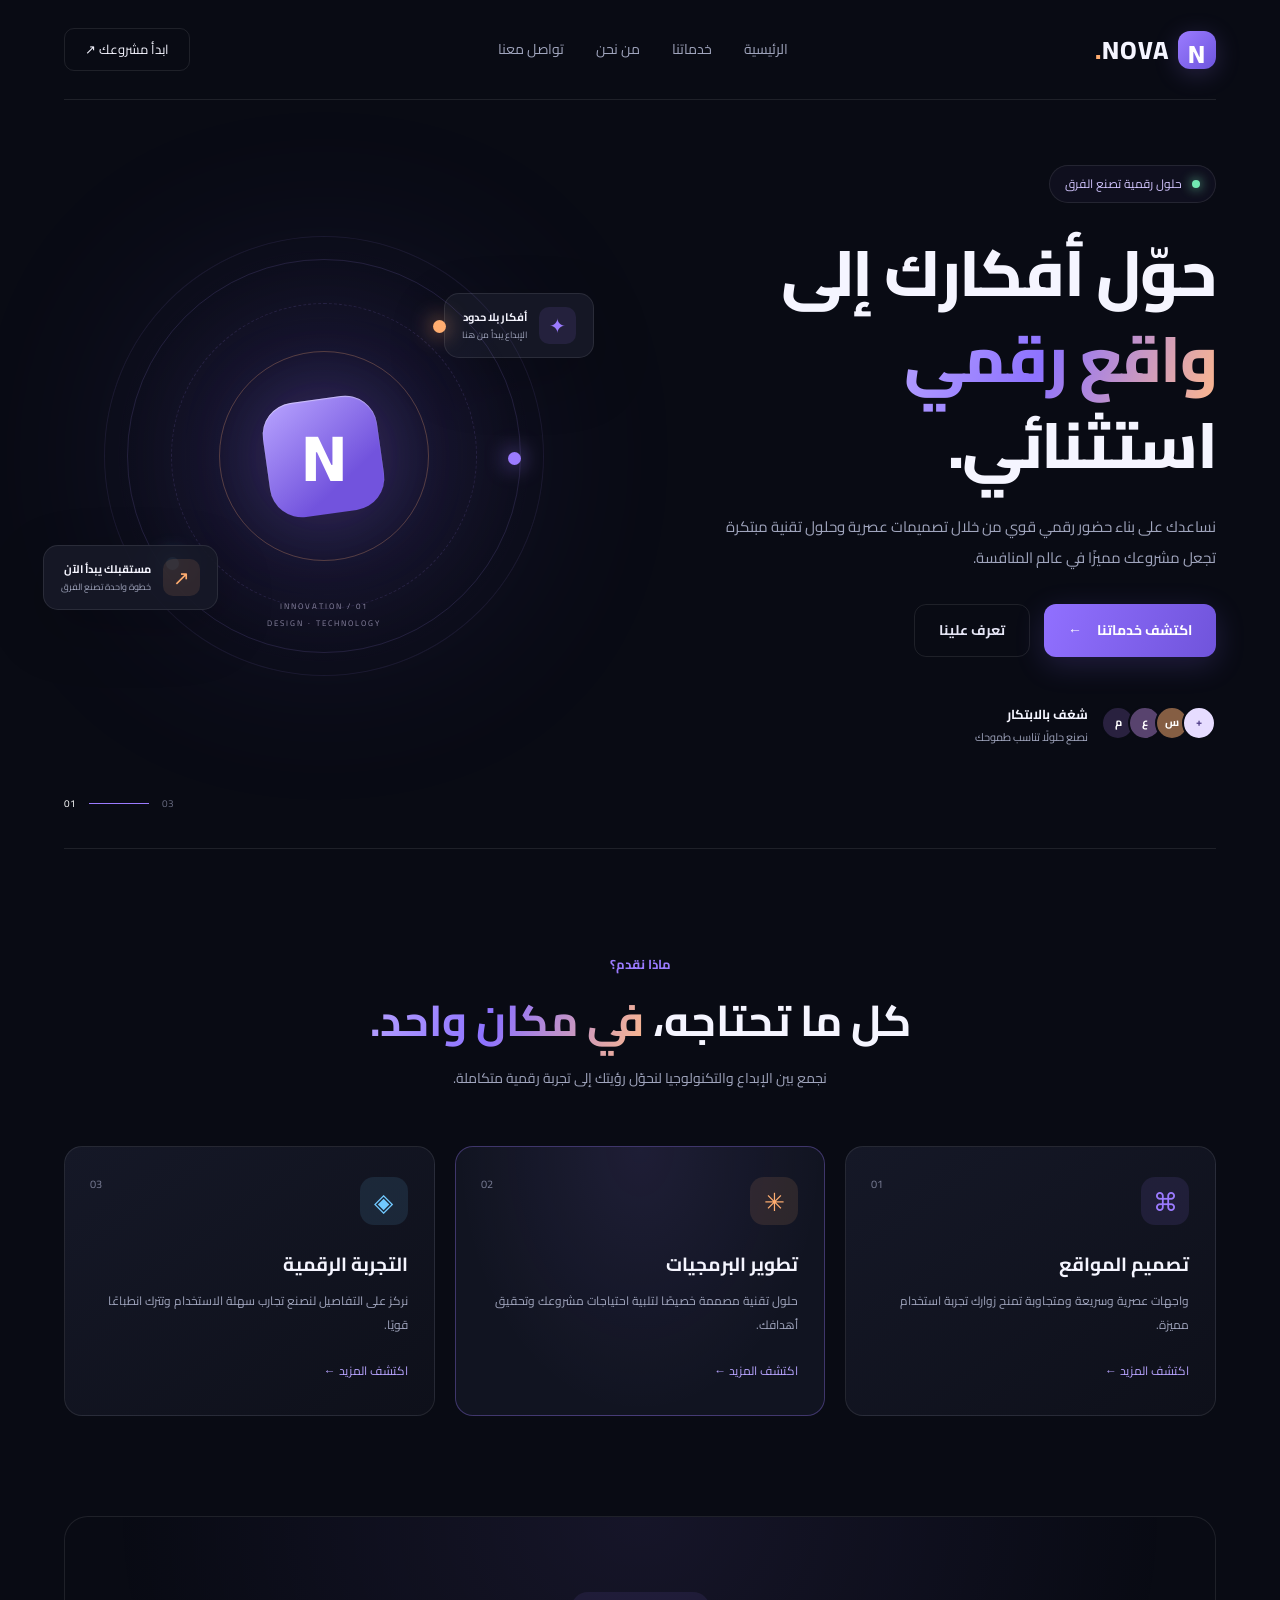
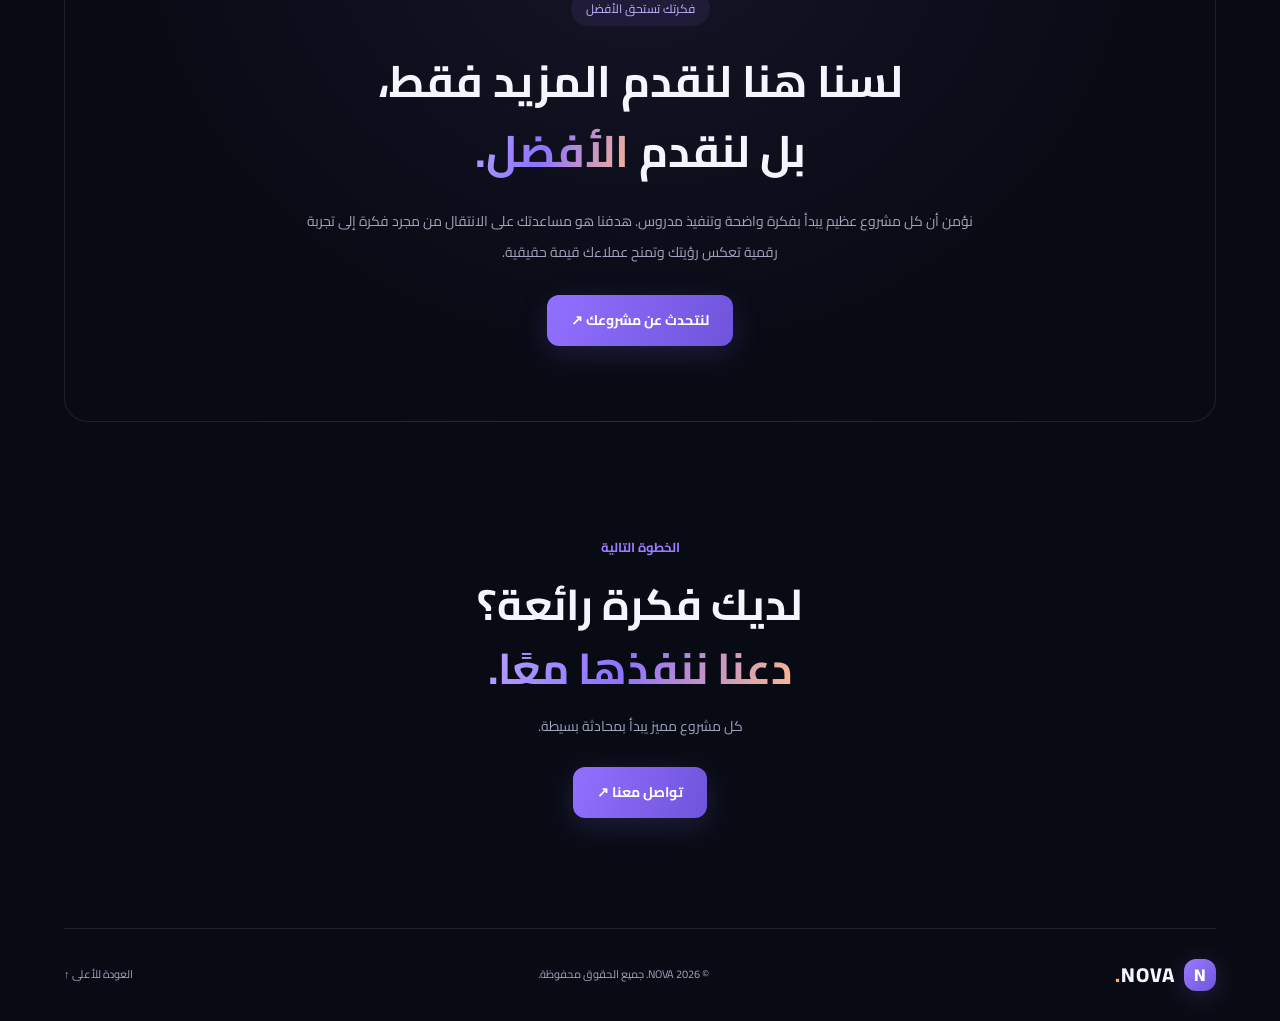
<file: index.html>
<!DOCTYPE html>
<html lang="ar" dir="rtl">
<head>
    <meta charset="UTF-8">
    <meta name="viewport" content="width=device-width, initial-scale=1.0">
    <meta name="description" content="اكتشف حلولنا الرقمية المبتكرة لبناء مستقبل أفضل لأعمالك.">
    <title>NOVA | حلول رقمية مبتكرة</title>

    <link rel="preconnect" href="https://fonts.googleapis.com">
    <link rel="preconnect" href="https://fonts.gstatic.com" crossorigin>
    <link href="https://fonts.googleapis.com/css2?family=Cairo:wght@400;500;600;700;800&display=swap" rel="stylesheet">

    <link rel="stylesheet" href="style.css">
</head>
<body>

    <header class="navbar">
        <a href="#" class="logo">
            <span class="logo-icon">N</span>
            NOVA<span class="logo-dot">.</span>
        </a>

        <nav class="nav-links">
            <a href="#home">الرئيسية</a>
            <a href="test-services.html">خدماتنا</a>
            <a href="#about">من نحن</a>
            <a href="test-contact.html">تواصل معنا</a>
        </nav>

        <a href="test-contact.html" class="nav-button">ابدأ مشروعك ↗</a>
    </header>

    <main>
        <section class="hero" id="home">
            <div class="hero-content">
                <div class="eyebrow">
                    <span class="status-dot"></span>
                    حلول رقمية تصنع الفرق
                </div>

                <h1>
                    حوّل أفكارك إلى
                    <span class="gradient-text">واقع رقمي</span>
                    استثنائي.
                </h1>

                <p class="hero-description">
                    نساعدك على بناء حضور رقمي قوي من خلال تصميمات
                    عصرية وحلول تقنية مبتكرة تجعل مشروعك مميزًا
                    في عالم المنافسة.
                </p>

                <div class="hero-actions">
                    <a href="test-services.html" class="button-primary">
                        اكتشف خدماتنا <span>←</span>
                    </a>
                    <a href="#about" class="button-secondary">
                        تعرف علينا
                    </a>
                </div>

                <div class="social-proof">
                    <div class="avatar-stack">
                        <span>م</span>
                        <span>ع</span>
                        <span>س</span>
                        <span>+</span>
                    </div>
                    <div>
                        <strong>شغف بالابتكار</strong>
                        <p>نصنع حلولًا تناسب طموحك</p>
                    </div>
                </div>
            </div>

            <div class="hero-visual">
                <div class="glow"></div>

                <div class="floating-card card-top">
                    <span class="mini-icon purple">✦</span>
                    <div>
                        <strong>أفكار بلا حدود</strong>
                        <small>الإبداع يبدأ من هنا</small>
                    </div>
                </div>

                <div class="main-graphic">
                    <div class="graphic-ring ring-one"></div>
                    <div class="graphic-ring ring-two"></div>
                    <div class="graphic-ring ring-three"></div>

                    <div class="center-orb">
                        <span>N</span>
                    </div>

                    <span class="orbit-dot dot-one"></span>
                    <span class="orbit-dot dot-two"></span>
                    <span class="orbit-dot dot-three"></span>

                    <div class="graphic-caption">
                        <span>01 / INNOVATION</span>
                        <span>DESIGN · TECHNOLOGY</span>
                    </div>
                </div>

                <div class="floating-card card-bottom">
                    <span class="mini-icon orange">↗</span>
                    <div>
                        <strong>مستقبلك يبدأ الآن</strong>
                        <small>خطوة واحدة تصنع الفرق</small>
                    </div>
                </div>
            </div>

            <div class="hero-index">
                <span>01</span>
                <span class="index-line"></span>
                <span>03</span>
            </div>
        </section>

        <section class="services section" id="services">
            <div class="section-heading">
                <span class="section-label">ماذا نقدم؟</span>
                <h2>كل ما تحتاجه، <span class="gradient-text">في مكان واحد.</span></h2>
                <p>نجمع بين الإبداع والتكنولوجيا لنحوّل رؤيتك إلى تجربة رقمية متكاملة.</p>
            </div>

            <div class="services-grid">
                <article class="service-card">
                    <div class="service-icon purple">⌘</div>
                    <span class="card-number">01</span>
                    <h3>تصميم المواقع</h3>
                    <p>واجهات عصرية وسريعة ومتجاوبة تمنح زوارك تجربة استخدام مميزة.</p>
                    <a href="test-contact.html">اكتشف المزيد ←</a>
                </article>

                <article class="service-card featured">
                    <div class="service-icon orange">✳</div>
                    <span class="card-number">02</span>
                    <h3>تطوير البرمجيات</h3>
                    <p>حلول تقنية مصممة خصيصًا لتلبية احتياجات مشروعك وتحقيق أهدافك.</p>
                    <a href="test-contact.html">اكتشف المزيد ←</a>
                </article>

                <article class="service-card">
                    <div class="service-icon blue">◈</div>
                    <span class="card-number">03</span>
                    <h3>التجربة الرقمية</h3>
                    <p>نركز على التفاصيل لنصنع تجارب سهلة الاستخدام وتترك انطباعًا قويًا.</p>
                    <a href="test-contact.html">اكتشف المزيد ←</a>
                </article>
            </div>
        </section>

        <section class="about section" id="about">
            <div class="about-badge">فكرتك تستحق الأفضل</div>
            <h2>لسنا هنا لنقدم المزيد فقط،<br>بل لنقدم <span class="gradient-text">الأفضل.</span></h2>
            <p>
                نؤمن أن كل مشروع عظيم يبدأ بفكرة واضحة وتنفيذ مدروس.
                هدفنا هو مساعدتك على الانتقال من مجرد فكرة إلى تجربة رقمية
                تعكس رؤيتك وتمنح عملاءك قيمة حقيقية.
            </p>
            <a href="test-contact.html" class="button-primary">لنتحدث عن مشروعك ↗</a>
        </section>

        <section class="contact section" id="contact">
            <span class="section-label">الخطوة التالية</span>
            <h2>لديك فكرة رائعة؟<br><span class="gradient-text">دعنا ننفذها معًا.</span></h2>
            <p>كل مشروع مميز يبدأ بمحادثة بسيطة.</p>
            <a href="test-contact.html" class="button-primary">
                تواصل معنا ↗
            </a>
        </section>
    </main>

    <footer class="footer">
        <a href="#home" class="logo">
            <span class="logo-icon">N</span>
            NOVA<span class="logo-dot">.</span>
        </a>
        <p>© 2026 NOVA. جميع الحقوق محفوظة.</p>
        <a href="#home" class="back-top">العودة للأعلى ↑</a>
    </footer>

</body>
</html>
</file>
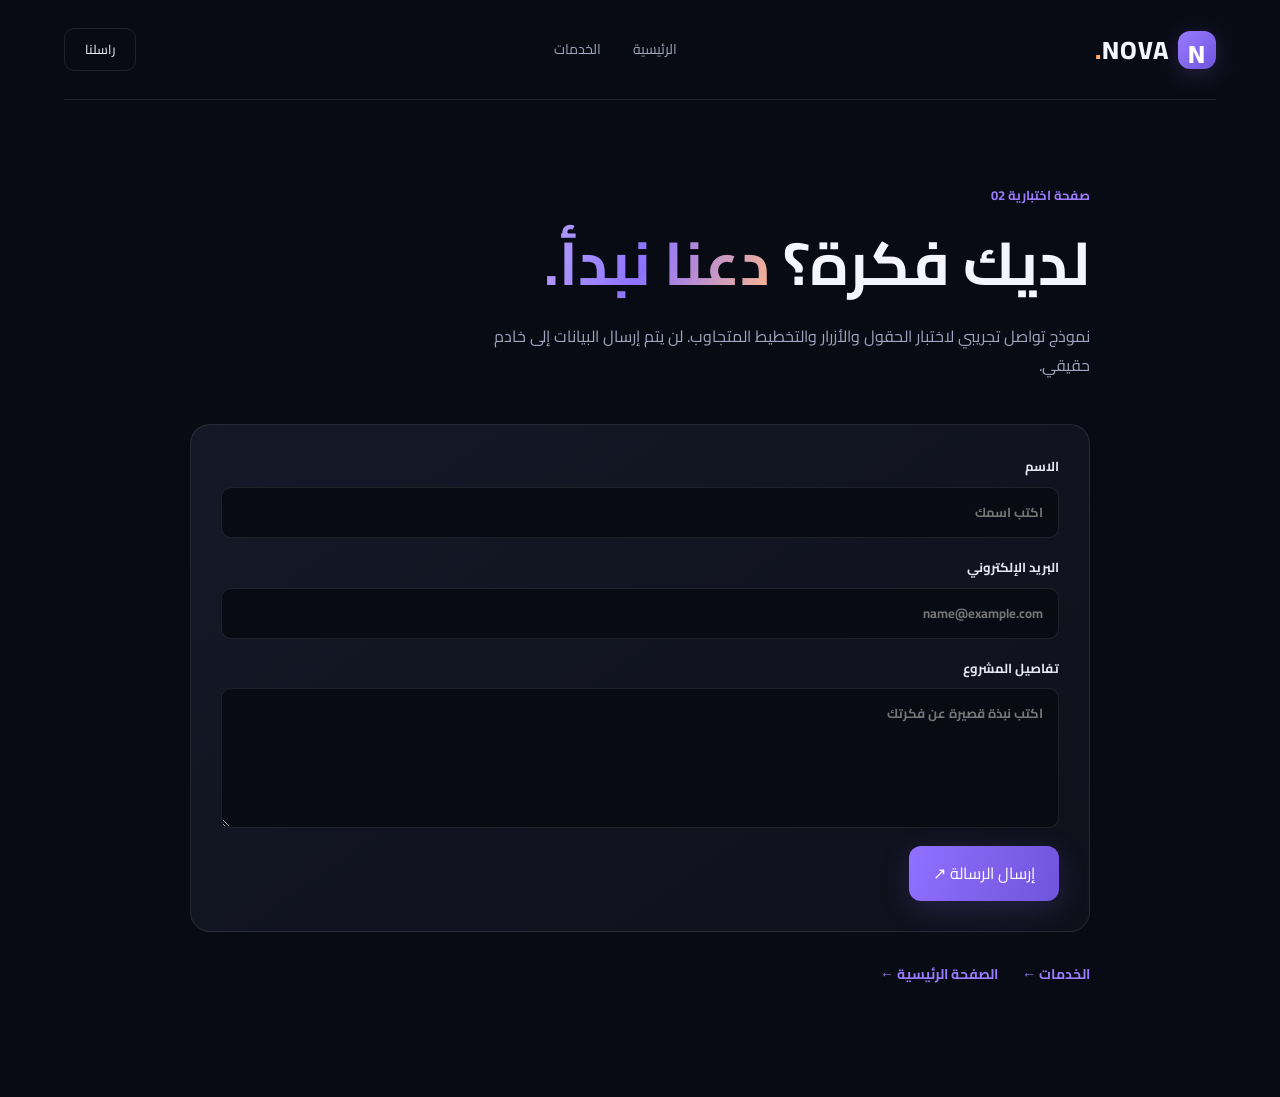
<file: test-contact.html>
<!DOCTYPE html>
<html lang="ar" dir="rtl">
<head>
    <meta charset="UTF-8">
    <meta name="viewport" content="width=device-width, initial-scale=1.0">
    <meta name="description" content="صفحة تجريبية للتواصل مع فريق NOVA.">
    <title>NOVA | اختبار التواصل</title>
    <link rel="preconnect" href="https://fonts.googleapis.com">
    <link rel="preconnect" href="https://fonts.gstatic.com" crossorigin>
    <link href="https://fonts.googleapis.com/css2?family=Cairo:wght@400;500;600;700;800&display=swap" rel="stylesheet">
    <link rel="stylesheet" href="style.css">
    <style>
        .contact-test {
            width: min(900px, 90%);
            margin: auto;
            padding: 80px 0 110px;
        }

        .contact-test h1 {
            margin-top: 14px;
            font-size: clamp(36px, 6vw, 60px);
            line-height: 1.35;
        }

        .contact-test-intro {
            max-width: 610px;
            margin-top: 18px;
            color: var(--muted);
        }

        .contact-form {
            display: grid;
            gap: 18px;
            margin-top: 45px;
            padding: 30px;
            border: 1px solid var(--border);
            border-radius: 20px;
            background: linear-gradient(145deg, #151827, #0e101a);
        }

        .contact-form label {
            display: grid;
            gap: 8px;
            color: #e5e5f5;
            font-size: 13px;
            font-weight: 700;
        }

        .contact-form input,
        .contact-form textarea {
            width: 100%;
            border: 1px solid var(--border);
            border-radius: 10px;
            padding: 13px 15px;
            background: #090b14;
            color: var(--text);
            font: inherit;
            outline: none;
        }

        .contact-form input:focus,
        .contact-form textarea:focus {
            border-color: var(--purple);
        }

        .contact-form textarea {
            min-height: 140px;
            resize: vertical;
        }

        .contact-form button {
            width: fit-content;
            border: 0;
            cursor: pointer;
            font: inherit;
        }

        .contact-test-links {
            display: flex;
            flex-wrap: wrap;
            gap: 24px;
            margin-top: 30px;
            color: var(--purple);
            font-size: 14px;
            font-weight: 700;
        }
    </style>
</head>
<body>
    <header class="navbar">
        <a href="index.html" class="logo">
            <span class="logo-icon">N</span>
            NOVA<span class="logo-dot">.</span>
        </a>
        <nav class="nav-links">
            <a href="index.html">الرئيسية</a>
            <a href="test-services.html">الخدمات</a>
        </nav>
        <a href="#contact-form" class="nav-button">راسلنا</a>
    </header>

    <main class="contact-test">
        <span class="section-label">صفحة اختبارية 02</span>
        <h1>لديك فكرة؟ <span class="gradient-text">دعنا نبدأ.</span></h1>
        <p class="contact-test-intro">
            نموذج تواصل تجريبي لاختبار الحقول والأزرار والتخطيط المتجاوب.
            لن يتم إرسال البيانات إلى خادم حقيقي.
        </p>

        <form class="contact-form" id="contact-form">
            <label>
                الاسم
                <input type="text" name="name" placeholder="اكتب اسمك" required>
            </label>

            <label>
                البريد الإلكتروني
                <input type="email" name="email" placeholder="name@example.com" required>
            </label>

            <label>
                تفاصيل المشروع
                <textarea name="message" placeholder="اكتب نبذة قصيرة عن فكرتك" required></textarea>
            </label>

            <button type="submit" class="button-primary">إرسال الرسالة ↗</button>
        </form>

        <div class="contact-test-links">
            <a href="test-services.html">الخدمات ←</a>
            <a href="index.html">الصفحة الرئيسية ←</a>
        </div>
    </main>
</body>
</html>
</file>
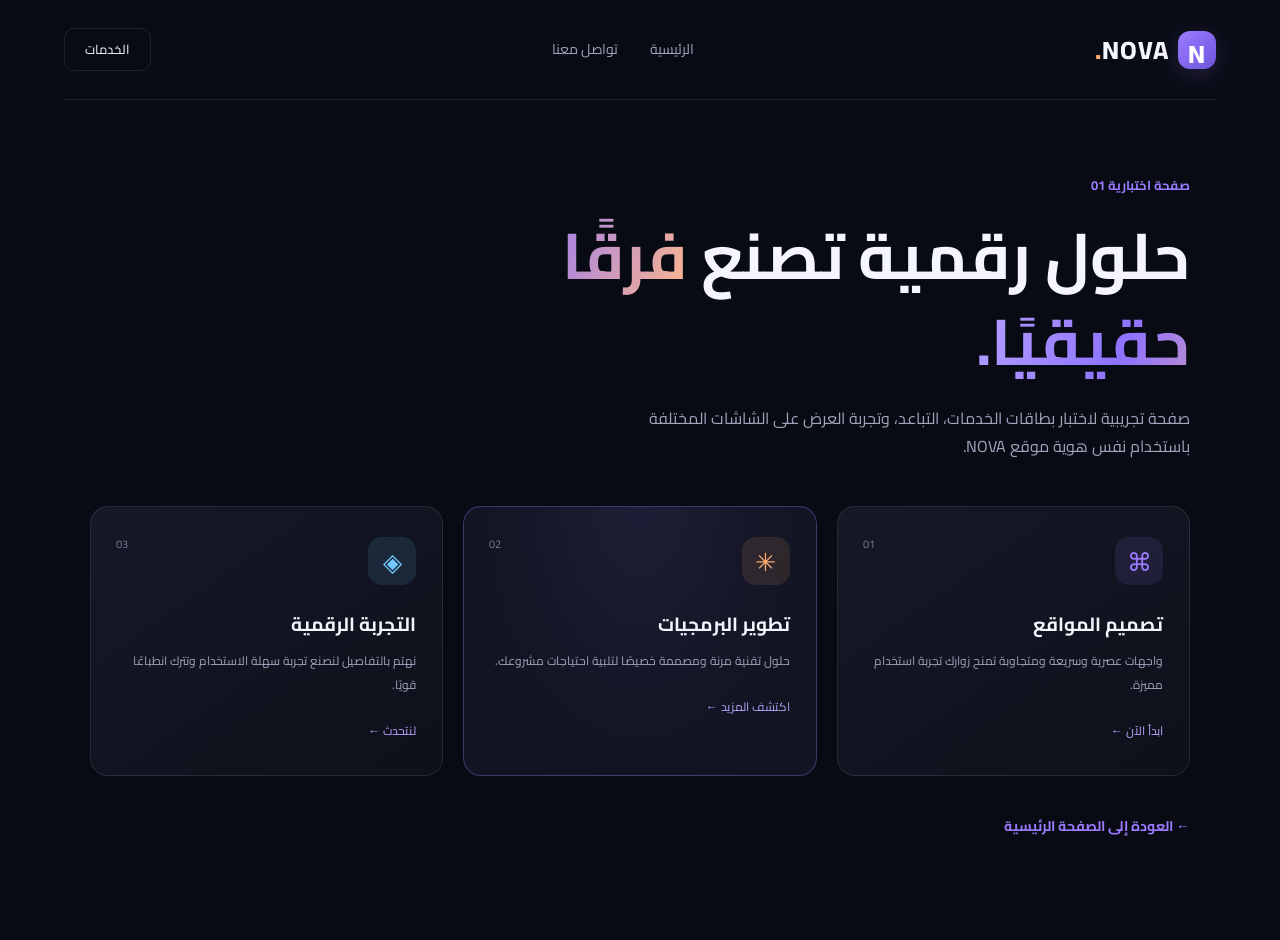
<file: test-services.html>
<!DOCTYPE html>
<html lang="ar" dir="rtl">
<head>
    <meta charset="UTF-8">
    <meta name="viewport" content="width=device-width, initial-scale=1.0">
    <meta name="description" content="صفحة تجريبية لخدمات NOVA الرقمية.">
    <title>NOVA | اختبار الخدمات</title>
    <link rel="preconnect" href="https://fonts.googleapis.com">
    <link rel="preconnect" href="https://fonts.gstatic.com" crossorigin>
    <link href="https://fonts.googleapis.com/css2?family=Cairo:wght@400;500;600;700;800&display=swap" rel="stylesheet">
    <link rel="stylesheet" href="style.css">
    <style>
        .test-page {
            width: min(1100px, 90%);
            margin: auto;
            padding: 70px 0 100px;
        }

        .test-page-header {
            max-width: 700px;
            margin-bottom: 45px;
        }

        .test-page-header h1 {
            margin-top: 14px;
            font-size: clamp(36px, 6vw, 64px);
            line-height: 1.35;
        }

        .test-page-header p {
            max-width: 600px;
            margin-top: 18px;
            color: var(--muted);
        }

        .test-page .services-grid {
            grid-template-columns: repeat(3, minmax(0, 1fr));
        }

        .test-link {
            display: inline-flex;
            margin-top: 38px;
            color: var(--purple);
            font-size: 14px;
            font-weight: 700;
        }

        @media (max-width: 760px) {
            .test-page .services-grid {
                grid-template-columns: 1fr;
            }
        }
    </style>
</head>
<body>
    <header class="navbar">
        <a href="index.html" class="logo">
            <span class="logo-icon">N</span>
            NOVA<span class="logo-dot">.</span>
        </a>
        <nav class="nav-links">
            <a href="index.html">الرئيسية</a>
            <a href="test-contact.html">تواصل معنا</a>
        </nav>
        <a href="#services" class="nav-button">الخدمات</a>
    </header>

    <main class="test-page">
        <header class="test-page-header">
            <span class="section-label">صفحة اختبارية 01</span>
            <h1>حلول رقمية تصنع <span class="gradient-text">فرقًا حقيقيًا.</span></h1>
            <p>
                صفحة تجريبية لاختبار بطاقات الخدمات، التباعد، وتجربة العرض
                على الشاشات المختلفة باستخدام نفس هوية موقع NOVA.
            </p>
        </header>

        <section id="services" class="services-grid" aria-label="خدماتنا">
            <article class="service-card">
                <div class="service-icon purple">⌘</div>
                <span class="card-number">01</span>
                <h3>تصميم المواقع</h3>
                <p>واجهات عصرية وسريعة ومتجاوبة تمنح زوارك تجربة استخدام مميزة.</p>
                <a href="test-contact.html">ابدأ الآن ←</a>
            </article>

            <article class="service-card featured">
                <div class="service-icon orange">✳</div>
                <span class="card-number">02</span>
                <h3>تطوير البرمجيات</h3>
                <p>حلول تقنية مرنة ومصممة خصيصًا لتلبية احتياجات مشروعك.</p>
                <a href="test-contact.html">اكتشف المزيد ←</a>
            </article>

            <article class="service-card">
                <div class="service-icon blue">◈</div>
                <span class="card-number">03</span>
                <h3>التجربة الرقمية</h3>
                <p>نهتم بالتفاصيل لنصنع تجربة سهلة الاستخدام وتترك انطباعًا قويًا.</p>
                <a href="test-contact.html">لنتحدث ←</a>
            </article>
        </section>

        <a class="test-link" href="index.html">← العودة إلى الصفحة الرئيسية</a>
    </main>
</body>
</html>
</file>
<file: style.css>
/* ===== Global ===== */
:root {
    --bg: #090b14;
    --surface: #111421;
    --surface-light: #171b2d;
    --text: #f5f5ff;
    --muted: #a0a5bd;
    --purple: #9b7bff;
    --orange: #ffad70;
    --blue: #71c9ff;
    --border: rgba(255, 255, 255, 0.09);
}

* {
    margin: 0;
    padding: 0;
    box-sizing: border-box;
}

html {
    scroll-behavior: smooth;
    scroll-padding-top: 90px;
}

body {
    background: var(--bg);
    color: var(--text);
    font-family: "Cairo", sans-serif;
    line-height: 1.8;
    overflow-x: hidden;
}

a {
    color: inherit;
    text-decoration: none;
}

button, a {
    -webkit-tap-highlight-color: transparent;
}

::selection {
    background: var(--purple);
    color: white;
}

/* ===== Navigation ===== */
.navbar {
    width: min(1200px, 90%);
    margin: auto;
    height: 100px;
    display: flex;
    align-items: center;
    justify-content: space-between;
    gap: 24px;
    border-bottom: 1px solid var(--border);
}

.logo {
    display: inline-flex;
    align-items: center;
    gap: 9px;
    font-size: 25px;
    font-weight: 800;
    letter-spacing: 1px;
}

.logo-icon {
    display: grid;
    place-items: center;
    width: 38px;
    height: 38px;
    border-radius: 12px;
    background: linear-gradient(135deg, var(--purple), #6d55dd);
    box-shadow: 0 5px 25px #9b7bff35;
    color: white;
}

.logo-dot {
    color: var(--orange);
    margin-right: -9px;
}

.nav-links {
    display: flex;
    align-items: center;
    gap: 32px;
}

.nav-links a {
    color: var(--muted);
    font-size: 14px;
    transition: color 0.25s ease;
}

.nav-links a:hover {
    color: white;
}

.nav-button {
    border: 1px solid var(--border);
    padding: 9px 20px;
    border-radius: 10px;
    font-size: 13px;
    transition: 0.3s;
}

.nav-button:hover {
    background: white;
    color: var(--bg);
}

/* ===== Hero ===== */
.hero {
    position: relative;
    width: min(1200px, 90%);
    min-height: 690px;
    margin: auto;
    display: grid;
    grid-template-columns: 1fr 0.9fr;
    align-items: center;
    gap: 55px;
    padding: 65px 0 100px;
}

.hero-content {
    animation: slide-in 0.8s ease both;
}

.eyebrow {
    display: inline-flex;
    align-items: center;
    gap: 10px;
    padding: 7px 15px;
    border: 1px solid var(--border);
    border-radius: 50px;
    color: #d2c5ff;
    background: #9b7bff0b;
    font-size: 12px;
    margin-bottom: 27px;
}

.status-dot {
    width: 8px;
    height: 8px;
    background: #72e8b2;
    border-radius: 50%;
    box-shadow: 0 0 12px #72e8b2;
}

.hero h1 {
    font-size: clamp(40px, 5vw, 65px);
    line-height: 1.35;
    font-weight: 800;
    letter-spacing: -1.5px;
}

.gradient-text {
    background: linear-gradient(110deg, #b7a3ff, #8d72ff 45%, #ffb98a);
    -webkit-background-clip: text;
    background-clip: text;
    color: transparent;
}

.hero-description {
    max-width: 510px;
    color: var(--muted);
    font-size: 15px;
    line-height: 2.1;
    margin-top: 22px;
}

.hero-actions {
    display: flex;
    flex-wrap: wrap;
    gap: 14px;
    margin-top: 30px;
}

.button-primary,
.button-secondary {
    display: inline-flex;
    align-items: center;
    justify-content: center;
    gap: 15px;
    padding: 13px 24px;
    border-radius: 12px;
    font-size: 14px;
    font-weight: 700;
    transition: transform 0.25s, box-shadow 0.25s, background 0.25s;
}

.button-primary {
    color: #fff;
    background: linear-gradient(110deg, #9170ff, #7054db);
    box-shadow: 0 8px 30px #8c6dff30;
}

.button-primary:hover {
    transform: translateY(-3px);
    box-shadow: 0 12px 35px #8c6dff50;
}

.button-secondary {
    border: 1px solid var(--border);
    color: #e5e5f5;
}

.button-secondary:hover {
    background: var(--surface-light);
}

.social-proof {
    display: flex;
    align-items: center;
    gap: 15px;
    margin-top: 42px;
}

.avatar-stack {
    display: flex;
    direction: ltr;
    padding-left: 5px;
}

.avatar-stack span {
    display: grid;
    place-items: center;
    width: 34px;
    height: 34px;
    margin-left: -7px;
    border: 2px solid var(--bg);
    border-radius: 50%;
    background: #29213f;
    color: white;
    font-size: 11px;
    font-weight: 700;
}

.avatar-stack span:nth-child(2) {
    background: #58436e;
}

.avatar-stack span:nth-child(3) {
    background: #855e43;
}

.avatar-stack span:last-child {
    background: #e6dcff;
    color: #4b3885;
}

.social-proof strong {
    font-size: 13px;
}

.social-proof p {
    font-size: 11px;
    color: var(--muted);
}

/* ===== Hero Graphic ===== */
.hero-visual {
    position: relative;
    min-width: 0;
    display: grid;
    place-items: center;
    animation: fade-in 1.2s ease both;
}

.glow {
    position: absolute;
    width: 280px;
    height: 280px;
    background: #8c6dff;
    filter: blur(120px);
    opacity: 0.2;
    border-radius: 50%;
}

.main-graphic {
    position: relative;
    display: grid;
    place-items: center;
    width: min(100%, 440px);
    aspect-ratio: 1;
    border: 1px solid #a38cff19;
    border-radius: 50%;
    background: radial-gradient(circle, #8c6dff12, transparent 68%);
}

.graphic-ring {
    position: absolute;
    border: 1px solid #a38cff25;
    border-radius: 50%;
}

.ring-one {
    width: 90%;
    height: 90%;
}

.ring-two {
    width: 70%;
    height: 70%;
    border-style: dashed;
    animation: rotate 35s linear infinite;
}

.ring-three {
    width: 48%;
    height: 48%;
    border-color: #ffad7045;
}

.center-orb {
    display: grid;
    place-items: center;
    width: 115px;
    height: 115px;
    border-radius: 32px;
    transform: rotate(-8deg);
    background: linear-gradient(145deg, #b8a4ff, #7253dd 70%);
    box-shadow: 0 0 80px #8c6dff40, inset 0 1px 1px #ffffff75;
}

.center-orb span {
    font-size: 65px;
    font-weight: 800;
    color: white;
    transform: rotate(8deg);
}

.orbit-dot {
    position: absolute;
    width: 13px;
    height: 13px;
    border-radius: 50%;
}

.dot-one {
    top: 19%;
    right: 22%;
    background: var(--orange);
    box-shadow: 0 0 22px var(--orange);
}

.dot-two {
    bottom: 24%;
    left: 14%;
    background: var(--blue);
    box-shadow: 0 0 22px var(--blue);
}

.dot-three {
    top: 49%;
    right: 5%;
    background: var(--purple);
    box-shadow: 0 0 22px var(--purple);
}

.graphic-caption {
    position: absolute;
    bottom: 10%;
    display: flex;
    flex-direction: column;
    gap: 2px;
    text-align: center;
    font-size: 8px;
    letter-spacing: 2px;
    color: #88849f;
}

.floating-card {
    position: absolute;
    display: flex;
    align-items: center;
    gap: 12px;
    padding: 13px 17px;
    border: 1px solid var(--border);
    border-radius: 15px;
    background: #171927eF;
    backdrop-filter: blur(15px);
    box-shadow: 0 20px 60px #00000030;
    animation: float 4s ease-in-out infinite;
}

.card-top {
    top: 13%;
    right: -2%;
}

.card-bottom {
    bottom: 15%;
    left: -4%;
    animation-delay: -2s;
}

.mini-icon {
    display: grid;
    place-items: center;
    width: 37px;
    height: 37px;
    border-radius: 10px;
    font-size: 20px;
}

.purple {
    background: #9b7bff1c;
    color: var(--purple);
}

.orange {
    background: #ffad701c;
    color: var(--orange);
}

.blue {
    background: #71c9ff1c;
    color: var(--blue);
}

.floating-card strong,
.floating-card small {
    display: block;
}

.floating-card strong {
    font-size: 11px;
}

.floating-card small {
    font-size: 9px;
    color: var(--muted);
}

.hero-index {
    position: absolute;
    bottom: 35px;
    left: 0;
    display: flex;
    align-items: center;
    gap: 13px;
    font-size: 10px;
    color: #686b80;
    direction: ltr;
}

.hero-index span:first-child {
    color: white;
}

.index-line {
    width: 60px;
    height: 1px;
    background: var(--purple);
}

/* ===== Shared Sections ===== */
.section {
    width: min(1200px, 90%);
    margin: auto;
    padding: 100px 0;
}

.services {
    border-top: 1px solid var(--border);
}

.section-heading {
    text-align: center;
    max-width: 650px;
    margin: 0 auto 55px;
}

.section-label {
    color: var(--purple);
    font-size: 13px;
    font-weight: 700;
}

.section-heading h2,
.contact h2 {
    font-size: clamp(28px, 4vw, 43px);
    line-height: 1.5;
    margin-top: 12px;
}

.section-heading p,
.contact > p {
    color: var(--muted);
    font-size: 14px;
    margin-top: 12px;
}

.services-grid {
    display: grid;
    grid-template-columns: repeat(3, minmax(0, 1fr));
    gap: 20px;
}

.service-card {
    position: relative;
    padding: 30px 26px;
    min-height: 270px;
    border: 1px solid var(--border);
    border-radius: 18px;
    background: linear-gradient(145deg, #151827, #0e101a);
    transition: transform 0.3s, border-color 0.3s;
}

.service-card:hover {
    transform: translateY(-7px);
    border-color: #9b7bff70;
}

.service-card.featured {
    border-color: #9b7bff55;
    background: radial-gradient(ellipse at top, #9b7bff18, transparent 70%), #111421;
}

.service-icon {
    display: grid;
    place-items: center;
    width: 48px;
    height: 48px;
    border-radius: 14px;
    font-size: 25px;
    margin-bottom: 22px;
}

.card-number {
    position: absolute;
    top: 28px;
    left: 25px;
    font-size: 11px;
    color: #777b93;
}

.service-card h3 {
    font-size: 19px;
    margin-bottom: 8px;
}

.service-card p {
    font-size: 12px;
    color: var(--muted);
    line-height: 2;
    margin-bottom: 18px;
}

.service-card > a {
    font-size: 12px;
    color: #b8a4ff;
}

/* ===== About ===== */
.about {
    text-align: center;
    border: 1px solid var(--border);
    border-radius: 24px;
    background: radial-gradient(ellipse at 50% 0%, #9b7bff17, transparent 65%);
    padding: 75px 30px;
}

.about-badge {
    display: inline-block;
    padding: 6px 15px;
    border-radius: 50px;
    background: #9b7bff17;
    color: #c2b2ff;
    font-size: 12px;
}

.about h2 {
    font-size: clamp(28px, 4vw, 44px);
    line-height: 1.6;
    margin: 20px 0;
}

.about p {
    max-width: 680px;
    margin: 0 auto 27px;
    color: var(--muted);
    font-size: 14px;
    line-height: 2.2;
}

/* ===== Contact ===== */
.contact {
    text-align: center;
    padding-top: 110px;
    padding-bottom: 110px;
}

.contact .button-primary {
    margin-top: 28px;
}

/* ===== Footer ===== */
.footer {
    width: min(1200px, 90%);
    margin: auto;
    padding: 28px 0;
    border-top: 1px solid var(--border);
    display: flex;
    justify-content: space-between;
    align-items: center;
    gap: 20px;
}

.footer .logo {
    font-size: 20px;
}

.footer .logo-icon {
    width: 32px;
    height: 32px;
    font-size: 17px;
}

.footer p,
.back-top {
    color: var(--muted);
    font-size: 11px;
}

.back-top:hover {
    color: white;
}

/* ===== Animations ===== */
@keyframes float {
    0%, 100% {
        transform: translateY(0);
    }
    50% {
        transform: translateY(-12px);
    }
}

@keyframes rotate {
    to {
        transform: rotate(360deg);
    }
}

@keyframes fade-in {
    from {
        opacity: 0;
        transform: scale(0.95);
    }
    to {
        opacity: 1;
        transform: scale(1);
    }
}

@keyframes slide-in {
    from {
        opacity: 0;
        transform: translateY(20px);
    }
    to {
        opacity: 1;
        transform: translateY(0);
    }
}

/* ===== Responsive ===== */
@media (max-width: 900px) {
    .navbar {
        height: 80px;
    }

    .nav-links {
        gap: 15px;
    }

    .nav-links a {
        font-size: 12px;
    }

    .hero {
        grid-template-columns: 1fr 0.85fr;
        gap: 25px;
        min-height: 600px;
    }

    .hero h1 {
        font-size: 43px;
    }

    .floating-card {
        padding: 10px;
    }

    .services-grid {
        gap: 12px;
    }

    .service-card {
        padding: 24px 18px;
    }
}

@media (max-width: 650px) {
    .navbar {
        width: 90%;
        height: auto;
        min-height: 75px;
        flex-wrap: wrap;
        padding: 15px 0;
        gap: 12px;
    }

    .logo {
        font-size: 22px;
    }

    .logo-icon {
        width: 33px;
        height: 33px;
    }

    .nav-button {
        padding: 7px 11px;
        font-size: 11px;
    }

    .nav-links {
        order: 3;
        width: 100%;
        justify-content: space-between;
        gap: 8px;
        padding-top: 10px;
        border-top: 1px solid var(--border);
    }

    .nav-links a {
        font-size: 11px;
    }

    .hero {
        display: flex;
        flex-direction: column;
        align-items: stretch;
        gap: 40px;
        padding: 65px 0 75px;
    }

    .hero h1 {
        font-size: clamp(37px, 10vw, 51px);
    }

    .hero-description {
        font-size: 13px;
    }

    .hero-visual {
        width: 100%;
        max-width: 420px;
        margin: 0 auto;
    }

    .main-graphic {
        width: 90%;
    }

    .center-orb {
        width: 85px;
        height: 85px;
        border-radius: 24px;
    }

    .center-orb span {
        font-size: 48px;
    }

    .card-top {
        right: -2%;
    }

    .card-bottom {
        left: -2%;
    }

    .hero-index {
        bottom: 20px;
    }

    .section {
        padding: 70px 0;
    }

    .services-grid {
        grid-template-columns: 1fr;
    }

    .service-card {
        min-height: auto;
        padding: 25px;
    }

    .service-card p {
        max-width: 400px;
    }

    .about {
        padding: 50px 20px;
    }

    .footer {
        flex-wrap: wrap;
        justify-content: center;
        text-align: center;
    }

    .footer p {
        width: 100%;
        order: 3;
    }
}

@media (prefers-reduced-motion: reduce) {
    *,
    *::before,
    *::after {
        animation-duration: 0.01ms !important;
        animation-iteration-count: 1 !important;
        scroll-behavior: auto !important;
        transition-duration: 0.01ms !important;
    }
}
</file>
